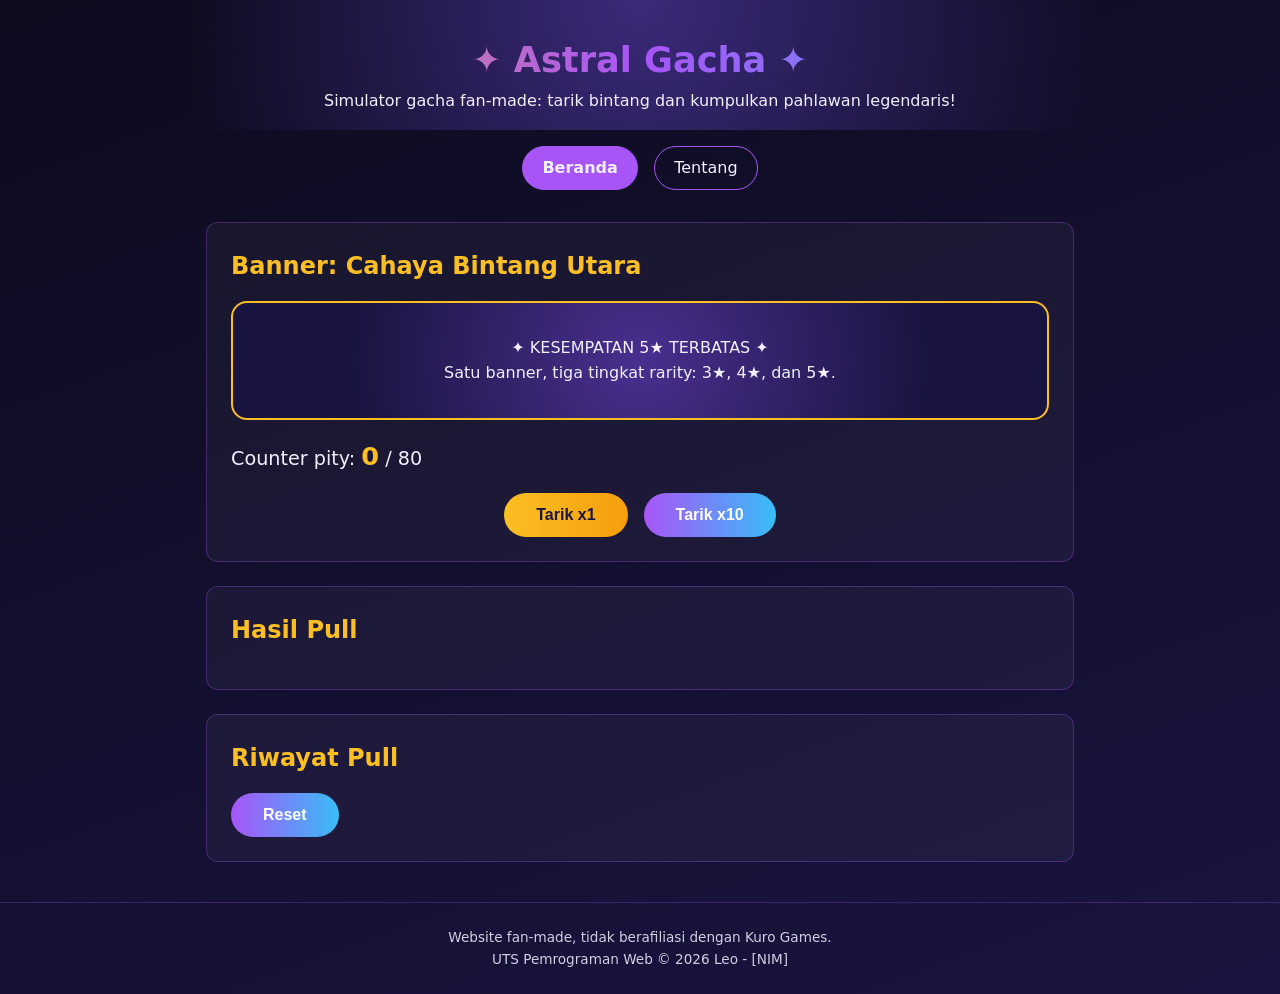
<file: index.html>
<!DOCTYPE html>
<html lang="id">
<head>
  <meta charset="UTF-8">
  <meta name="viewport" content="width=device-width, initial-scale=1.0">
  <title>Astral Gacha - Beranda</title>
  <link rel="preconnect" href="https://fonts.googleapis.com">
  <link rel="preconnect" href="https://fonts.gstatic.com" crossorigin>
  <link href="https://fonts.googleapis.com/css2?family=Cinzel:wght@600;700&amp;display=swap" rel="stylesheet">
  <link rel="stylesheet" href="css/style.css">
</head>
<body>
  <header>
    <h1>✦ Astral Gacha ✦</h1>
    <p>Simulator gacha fan-made: tarik bintang dan kumpulkan pahlawan legendaris!</p>
  </header>

  <nav>
    <a href="index.html" class="aktif" aria-current="page">Beranda</a>
    <a href="tentang.html">Tentang</a>
  </nav>

  <main>
    <section>
      <h2>Banner: Cahaya Bintang Utara</h2>
      <div class="banner">
        <p class="banner-judul">✦ KESEMPATAN 5★ TERBATAS ✦</p>
        <p>Satu banner, tiga tingkat rarity: 3★, 4★, dan 5★.</p>
      </div>
      <p class="pity">Counter pity: <span id="pity-count">0</span> / 80</p>
      <div class="tombol-grup">
        <button id="tarik-x1" type="button">Tarik x1</button>
        <button id="tarik-x10" class="btn-kedua" type="button">Tarik x10</button>
      </div>
    </section>

    <section>
      <h2>Hasil Pull</h2>
      <div id="hasil" class="hasil"></div>
    </section>

    <section>
      <h2>Riwayat Pull</h2>
      <button id="reset" class="btn-kedua" type="button">Reset</button>
      <ul id="riwayat" class="riwayat"></ul>
    </section>
  </main>

  <footer>
    <p>Website fan-made, tidak berafiliasi dengan Kuro Games.</p>
    <p>UTS Pemrograman Web &copy; 2026 Leo - [NIM]</p>
  </footer>

  <script src="js/script.js"></script>
</body>
</html>
</file>
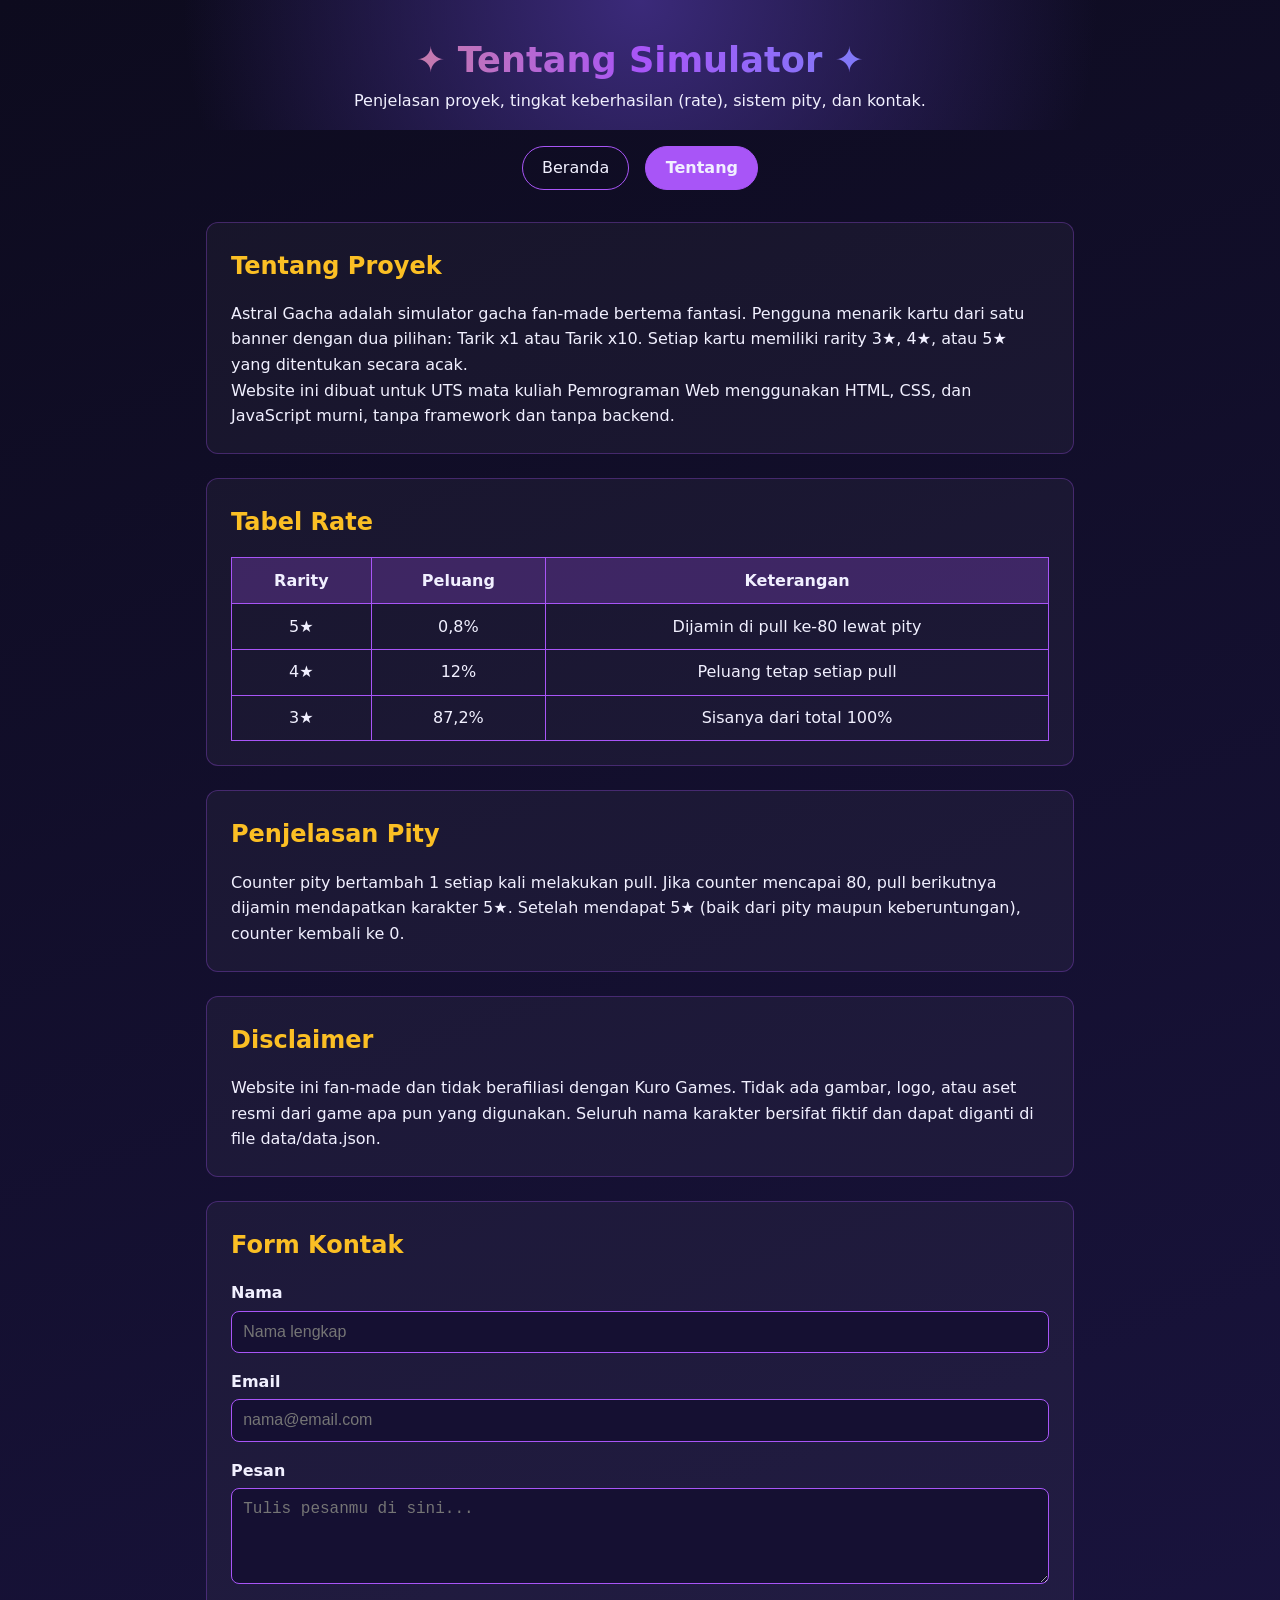
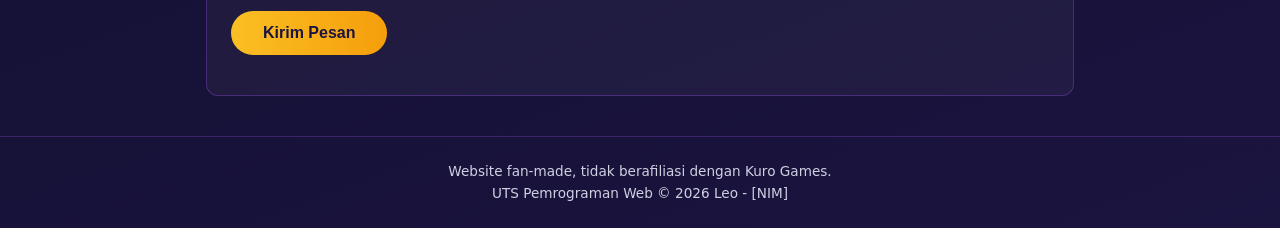
<file: tentang.html>
<!DOCTYPE html>
<html lang="id">
<head>
  <meta charset="UTF-8">
  <meta name="viewport" content="width=device-width, initial-scale=1.0">
  <title>Astral Gacha - Tentang</title>
  <link rel="preconnect" href="https://fonts.googleapis.com">
  <link rel="preconnect" href="https://fonts.gstatic.com" crossorigin>
  <link href="https://fonts.googleapis.com/css2?family=Cinzel:wght@600;700&amp;display=swap" rel="stylesheet">
  <link rel="stylesheet" href="css/style.css">
</head>
<body>
  <header>
    <h1>✦ Tentang Simulator ✦</h1>
    <p>Penjelasan proyek, tingkat keberhasilan (rate), sistem pity, dan kontak.</p>
  </header>

  <nav>
    <a href="index.html">Beranda</a>
    <a href="tentang.html" class="aktif" aria-current="page">Tentang</a>
  </nav>

  <main>
    <section>
      <h2>Tentang Proyek</h2>
      <p>Astral Gacha adalah simulator gacha fan-made bertema fantasi. Pengguna menarik kartu dari satu banner dengan dua pilihan: Tarik x1 atau Tarik x10. Setiap kartu memiliki rarity 3★, 4★, atau 5★ yang ditentukan secara acak.</p>
      <p>Website ini dibuat untuk UTS mata kuliah Pemrograman Web menggunakan HTML, CSS, dan JavaScript murni, tanpa framework dan tanpa backend.</p>
    </section>

    <section>
      <h2>Tabel Rate</h2>
      <table>
        <thead>
          <tr>
            <th scope="col">Rarity</th>
            <th scope="col">Peluang</th>
            <th scope="col">Keterangan</th>
          </tr>
        </thead>
        <tbody>
          <tr>
            <td>5★</td>
            <td>0,8%</td>
            <td>Dijamin di pull ke-80 lewat pity</td>
          </tr>
          <tr>
            <td>4★</td>
            <td>12%</td>
            <td>Peluang tetap setiap pull</td>
          </tr>
          <tr>
            <td>3★</td>
            <td>87,2%</td>
            <td>Sisanya dari total 100%</td>
          </tr>
        </tbody>
      </table>
    </section>

    <section>
      <h2>Penjelasan Pity</h2>
      <p>Counter pity bertambah 1 setiap kali melakukan pull. Jika counter mencapai 80, pull berikutnya dijamin mendapatkan karakter 5★. Setelah mendapat 5★ (baik dari pity maupun keberuntungan), counter kembali ke 0.</p>
    </section>

    <section>
      <h2>Disclaimer</h2>
      <p>Website ini fan-made dan tidak berafiliasi dengan Kuro Games. Tidak ada gambar, logo, atau aset resmi dari game apa pun yang digunakan. Seluruh nama karakter bersifat fiktif dan dapat diganti di file data/data.json.</p>
    </section>

    <section>
      <h2>Form Kontak</h2>
      <form id="kontak-form" novalidate>
        <label for="nama">Nama</label>
        <input type="text" id="nama" name="nama" placeholder="Nama lengkap">
        <p class="error" id="error-nama"></p>

        <label for="email">Email</label>
        <input type="email" id="email" name="email" placeholder="nama@email.com">
        <p class="error" id="error-email"></p>

        <label for="pesan">Pesan</label>
        <textarea id="pesan" name="pesan" rows="4" placeholder="Tulis pesanmu di sini..."></textarea>
        <p class="error" id="error-pesan"></p>

        <button type="submit">Kirim Pesan</button>
        <p class="sukses" id="pesan-sukses"></p>
      </form>
    </section>
  </main>

  <footer>
    <p>Website fan-made, tidak berafiliasi dengan Kuro Games.</p>
    <p>UTS Pemrograman Web &copy; 2026 Leo - [NIM]</p>
  </footer>

  <script src="js/script.js"></script>
</body>
</html>
</file>
<file: css/style.css>
/* Palet warna tema fantasi gelap */
:root {
  --bg1: #0d0b1e;
  --bg2: #1a1440;
  --ungu: #a855f7;
  --biru: #38bdf8;
  --emas: #fbbf24;
  --teks: #f1f0ff;
  --kartu: #211b4d;
}

/* Reset dan font dasar */
* {
  margin: 0;
  padding: 0;
  box-sizing: border-box;
}

body {
  font-family: "Segoe UI", system-ui, sans-serif;
  color: var(--teks);
  background: linear-gradient(160deg, var(--bg1), var(--bg2));
  min-height: 100vh;
  line-height: 1.6;
}

/* Header tiap halaman */
header {
  text-align: center;
  padding: 2rem 1rem 1rem;
  background: radial-gradient(circle at top, #3b2a7a 0%, transparent 70%);
}

header h1 {
  font-size: 2.2rem;
  background: linear-gradient(90deg, var(--emas), var(--ungu), var(--biru));
  -webkit-background-clip: text;
  background-clip: text;
  color: transparent;
}

/* Navigasi */
nav {
  display: flex;
  justify-content: center;
  gap: 1rem;
  padding: 1rem;
}

nav a {
  color: var(--teks);
  text-decoration: none;
  padding: 0.5rem 1.2rem;
  border: 1px solid var(--ungu);
  border-radius: 999px;
  transition: background 0.3s, transform 0.2s;
}

nav a:hover {
  background: var(--ungu);
  transform: translateY(-2px);
}

nav a.aktif {
  background: var(--ungu);
  font-weight: bold;
}

/* Konten utama */
main {
  max-width: 900px;
  margin: 0 auto;
  padding: 1rem;
}

section {
  background: rgba(255, 255, 255, 0.04);
  border: 1px solid rgba(168, 85, 247, 0.3);
  border-radius: 12px;
  padding: 1.5rem;
  margin-bottom: 1.5rem;
}

section h2 {
  color: var(--emas);
  margin-bottom: 1rem;
}

/* Area banner */
.banner {
  text-align: center;
  padding: 2rem 1rem;
  border: 2px solid var(--emas);
  border-radius: 16px;
  background: radial-gradient(circle, #4a2f8f 0%, #1a1440 70%);
}

/* Counter pity */
.pity {
  font-size: 1.2rem;
  margin: 1rem 0;
}

.pity span {
  color: var(--emas);
  font-weight: bold;
  font-size: 1.6rem;
}

/* Tombol pull */
.tombol-grup {
  display: flex;
  gap: 1rem;
  justify-content: center;
  margin-top: 1rem;
  flex-wrap: wrap;
}

button {
  padding: 0.8rem 2rem;
  font-size: 1rem;
  font-weight: bold;
  border: none;
  border-radius: 999px;
  cursor: pointer;
  color: #1a1440;
  background: linear-gradient(90deg, var(--emas), #f59e0b);
  transition: transform 0.15s, box-shadow 0.3s;
}

/* Efek tekan pada tombol */
button:hover {
  box-shadow: 0 0 20px var(--emas);
}

button:active {
  transform: scale(0.94);
}

button.btn-kedua {
  background: linear-gradient(90deg, var(--ungu), var(--biru));
  color: white;
}

button.btn-kedua:hover {
  box-shadow: 0 0 20px var(--ungu);
}

/* Animasi teks saat pull */
.animasi-pull {
  animation: denyut 1s ease-in-out;
}

@keyframes denyut {
  0% { opacity: 0.2; transform: scale(0.9); }
  50% { opacity: 1; transform: scale(1.05); }
  100% { opacity: 1; transform: scale(1); }
}

/* Grid hasil pull */
.hasil {
  display: grid;
  grid-template-columns: repeat(auto-fill, minmax(140px, 1fr));
  gap: 1rem;
  margin-top: 1rem;
}

/* Kartu karakter */
.kartu {
  background: var(--kartu);
  border-radius: 12px;
  padding: 1rem;
  text-align: center;
  opacity: 0;
  animation: muncul 0.5s ease forwards;
}

/* Kartu muncul bertahap */
@keyframes muncul {
  from { opacity: 0; transform: translateY(20px); }
  to { opacity: 1; transform: translateY(0); }
}

/* Hover kartu terangkat halus */
.kartu:hover {
  transform: translateY(-6px) scale(1.03);
  transition: transform 0.3s;
}

/* Glow sesuai rarity */
.rarity-3 {
  border: 2px solid var(--biru);
  box-shadow: 0 0 8px rgba(56, 189, 248, 0.4);
}

.rarity-4 {
  border: 2px solid var(--ungu);
  box-shadow: 0 0 18px rgba(168, 85, 247, 0.8);
}

.rarity-5 {
  border: 2px solid var(--emas);
  box-shadow: 0 0 28px rgba(251, 191, 36, 0.9);
  animation: muncul 0.5s ease forwards, kilau 1.5s ease-in-out infinite alternate;
}

/* Efek berkilau kartu 5 bintang */
@keyframes kilau {
  from { box-shadow: 0 0 18px rgba(251, 191, 36, 0.6); }
  to { box-shadow: 0 0 36px rgba(251, 191, 36, 1); }
}

.bintang {
  font-size: 1.3rem;
  letter-spacing: 2px;
}

.rarity-3 .bintang { color: var(--biru); }
.rarity-4 .bintang { color: var(--ungu); }
.rarity-5 .bintang { color: var(--emas); }

/* Gaya teks saat menunggu hasil pull */
.memuat {
  text-align: center;
  color: var(--emas);
  font-size: 1.1rem;
  padding: 2rem;
}

/* Riwayat pull */
.riwayat {
  list-style: none;
  max-height: 200px;
  overflow-y: auto;
}

.riwayat li {
  padding: 0.4rem 0.6rem;
  border-bottom: 1px solid rgba(255, 255, 255, 0.1);
  font-size: 0.9rem;
}

/* Tabel rate */
table {
  width: 100%;
  border-collapse: collapse;
  margin-top: 1rem;
}

th, td {
  border: 1px solid var(--ungu);
  padding: 0.6rem;
  text-align: center;
}

th {
  background: rgba(168, 85, 247, 0.25);
}

/* Form kontak */
form label {
  display: block;
  margin-top: 1rem;
  margin-bottom: 0.3rem;
  font-weight: bold;
}

form input, form textarea {
  width: 100%;
  padding: 0.7rem;
  border-radius: 8px;
  border: 1px solid var(--ungu);
  background: #151032;
  color: var(--teks);
  font-size: 1rem;
}

form button {
  margin-top: 1rem;
}

.error {
  color: #f87171;
  font-size: 0.85rem;
  margin-top: 0.2rem;
}

.sukses {
  color: #4ade80;
  font-weight: bold;
  margin-top: 1rem;
}

/* Footer */
footer {
  text-align: center;
  padding: 1.5rem 1rem;
  font-size: 0.85rem;
  opacity: 0.85;
  border-top: 1px solid rgba(168, 85, 247, 0.3);
}

/* Tampilan HP */
@media (max-width: 600px) {
  header h1 {
    font-size: 1.6rem;
  }

  .hasil {
    grid-template-columns: repeat(2, 1fr);
  }

  button {
    width: 100%;
  }
}
</file>
